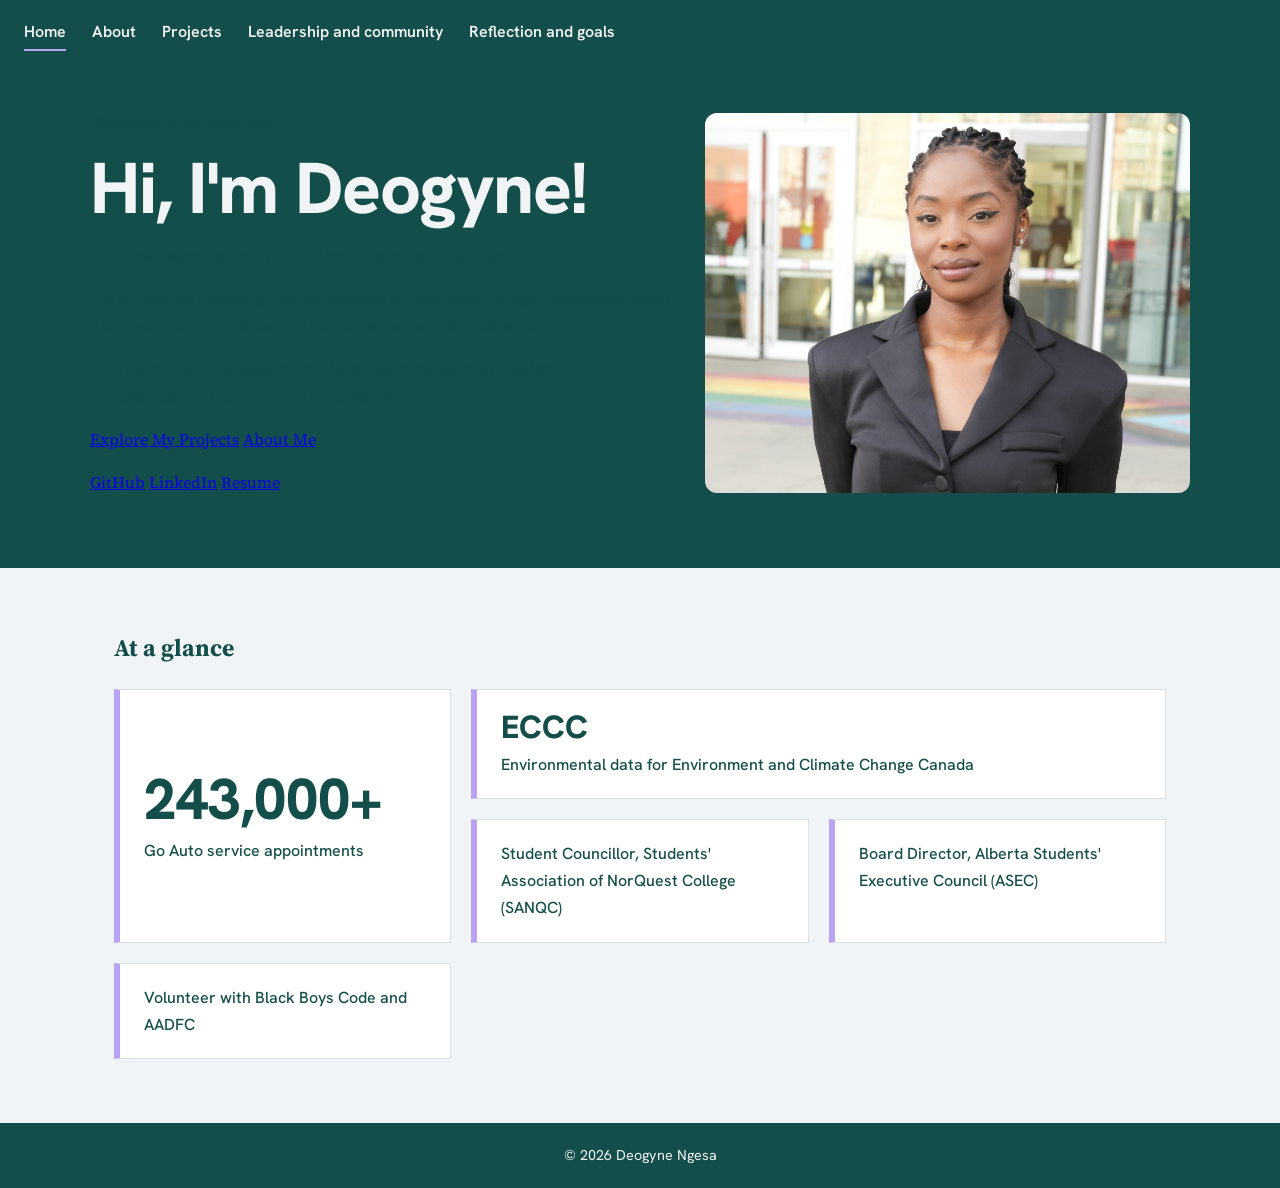
<file: index.html>
<!DOCTYPE html>
<html lang="en">
<head>
  <meta charset="UTF-8">
  <meta name="viewport" content="width=device-width, initial-scale=1">
  <title>Deogyne Ngesa | Machine Learning Analyst Student</title>
  <link rel="stylesheet" href="style.css">
</head>
<body>

<nav>
  <a href="index.html" aria-current="page">Home</a>
  <a href="about.html">About</a>
  <a href="projects.html">Projects</a>
  <a href="leadership.html">Leadership and community</a>
  <a href="reflection.html">Reflection and goals</a>
</nav>

<header class="band">
  <div class="hero">
    <div class="hero-text">
      <p class="eyebrow">Welcome to my portfolio</p>
      <h1>Hi, I'm Deogyne!</h1>
      <p class="subtitle">Machine Learning Analyst Student | Aspiring Data Scientist</p>
      <p class="intro">I'm a Machine Learning Analyst student at NorQuest College, passionate about data, technology, and using AI to solve real-world problems.</p>
      <p class="intro">This portfolio showcases my projects, learning journey, leadership experiences, and community involvement.</p>
      <div class="cta">
        <a class="btn btn-primary" href="projects.html">Explore My Projects</a>
        <a class="btn btn-outline" href="about.html">About Me</a>
      </div>
      <p class="social">
        <a href="https://github.com/dngesa">GitHub</a>
        <a href="https://www.linkedin.com/in/deogyne-ngesa-44828a342/">LinkedIn</a>
        <a href="DeogyneNgesa_resume.pdf" target="_blank" rel="noopener">Resume</a>
      </p>
    </div>
    <img src="DeogyneNgesa_headshot.jpg" alt="Portrait of Deogyne Ngesa" onerror="this.style.display='none'">
  </div>
</header>

<main>
  <section class="glance" aria-labelledby="glance-h">
    <h2 id="glance-h">At a glance</h2>
    <div class="facts">
      <a class="fact big" href="projects.html"><b>243,000+</b>Go Auto service appointments</a>
      <a class="fact wide" href="projects.html"><b>ECCC</b>Environmental data for Environment and Climate Change Canada</a>
      <a class="fact" href="leadership.html">Student Councillor, Students' Association of NorQuest College (SANQC)</a>
      <a class="fact" href="leadership.html">Board Director, Alberta Students' Executive Council (ASEC)</a>
      <a class="fact" href="leadership.html">Volunteer with Black Boys Code and AADFC</a>
    </div>
  </section>
</main>

<footer>&copy; 2026 Deogyne Ngesa</footer>

</body>
</html>
</file>
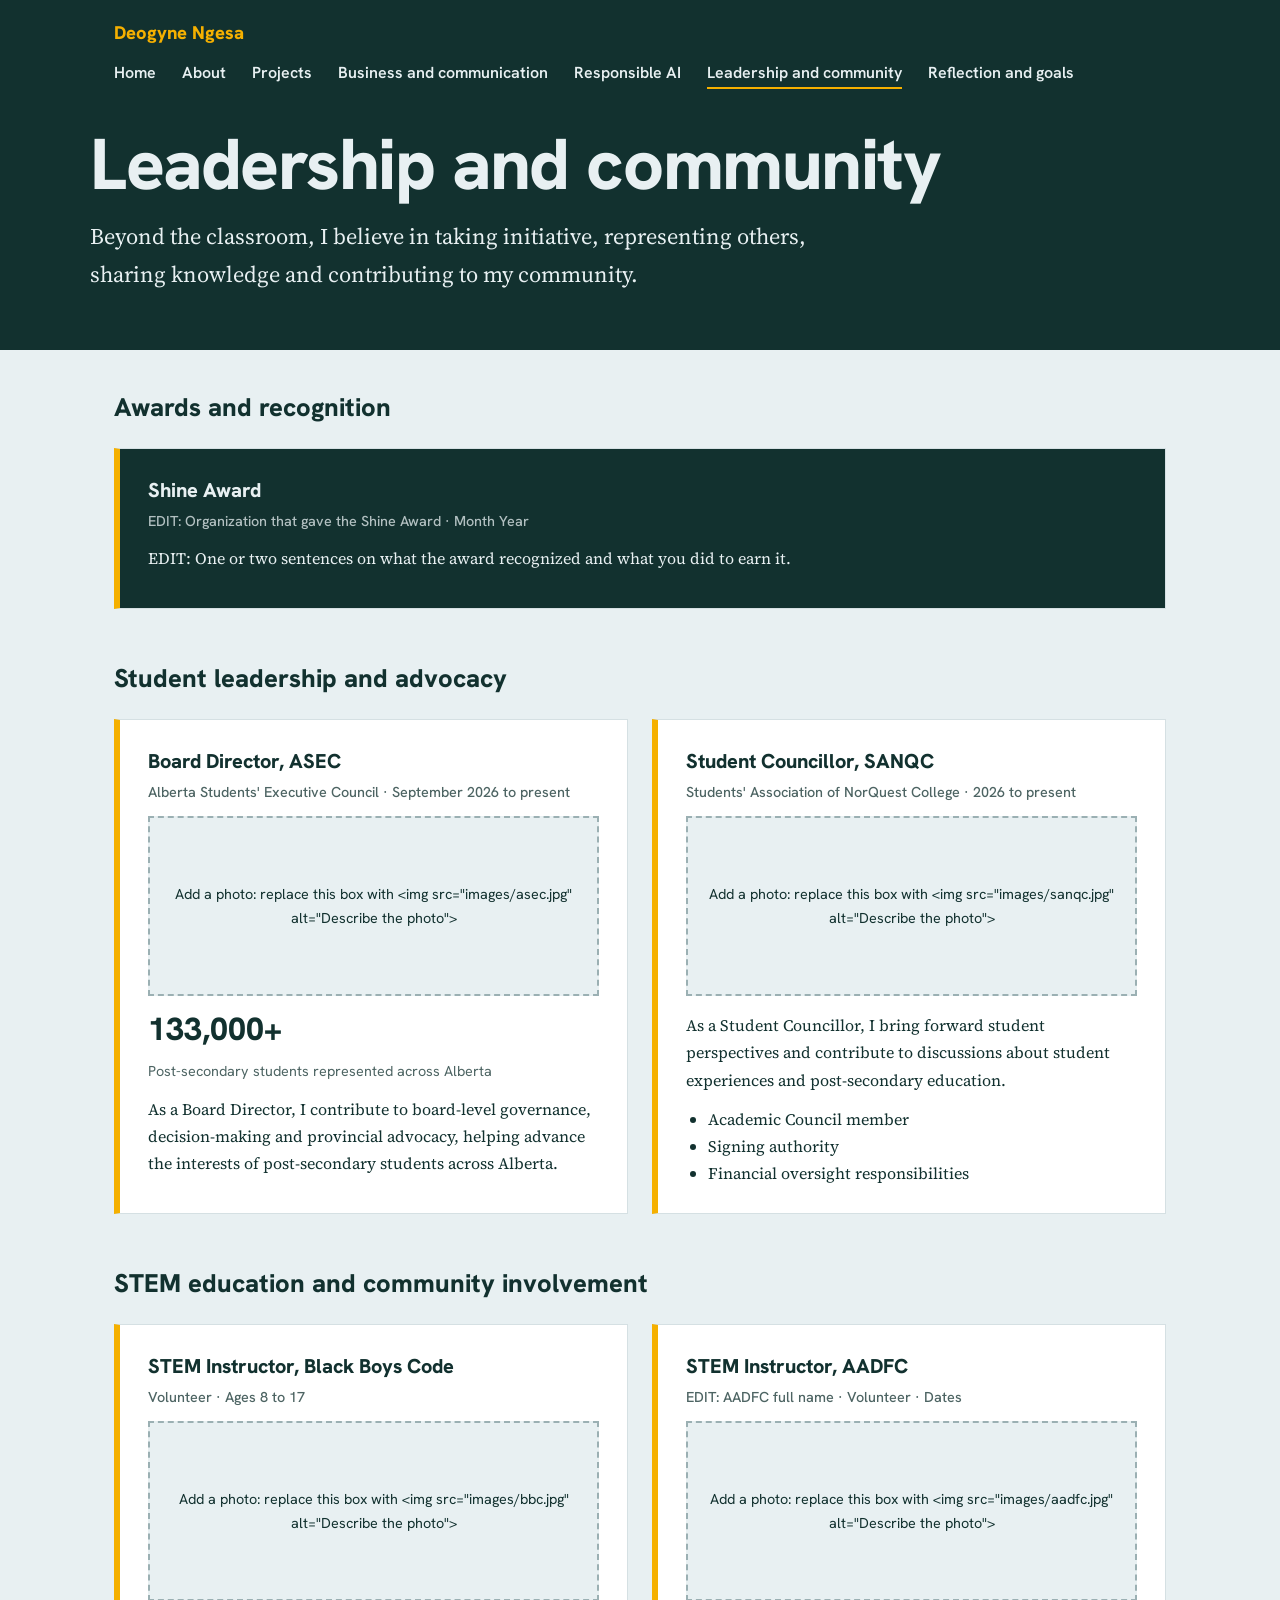
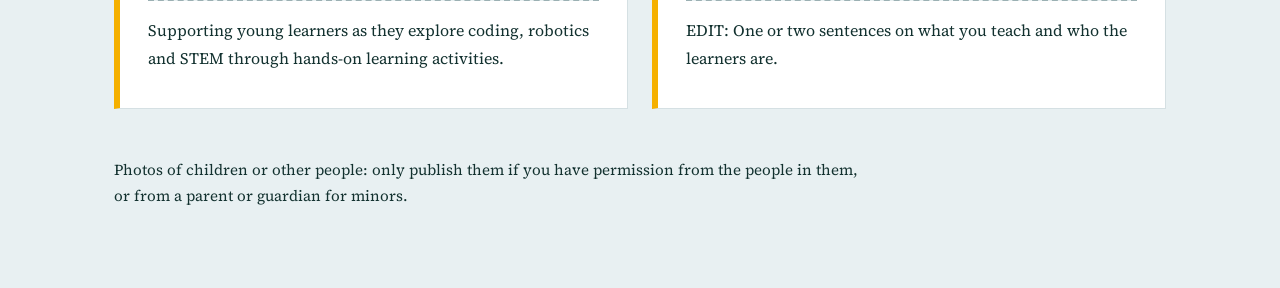
<file: leadership.html>
<!DOCTYPE html>
<html lang="en">
<head>
<meta charset="UTF-8">
<meta name="viewport" content="width=device-width, initial-scale=1">
<title>Leadership and community | Deogyne Ngesa</title>
<link rel="preconnect" href="https://fonts.googleapis.com">
<link rel="preconnect" href="https://fonts.gstatic.com" crossorigin>
<link href="https://fonts.googleapis.com/css2?family=Hanken+Grotesk:wght@500;600;800&family=Source+Serif+4:wght@400;500&display=swap" rel="stylesheet">
<style>
  :root {
    --green: #12312f;
    --gold: #f5b000;
    --mist: #e8f0f2;
    --card: #ffffff;
    --ink: #12312f;
    --line: #d5e0e3;
    --sans: "Hanken Grotesk", system-ui, -apple-system, "Segoe UI", sans-serif;
    --serif: "Source Serif 4", Georgia, "Times New Roman", serif;
  }
  * { box-sizing: border-box; }
  body { margin: 0; background: var(--mist); color: var(--ink); font-family: var(--serif); line-height: 1.7; }

  .site-header { background: var(--green); }
  .nav { max-width: 1100px; margin: 0 auto; padding: 18px 24px; display: flex; flex-wrap: wrap; gap: 10px 28px; align-items: center; justify-content: space-between; }
  .brand { font-family: var(--sans); font-weight: 800; font-size: 1.15rem; color: var(--gold); text-decoration: none; }
  .nav ul { list-style: none; display: flex; flex-wrap: wrap; gap: 8px 26px; margin: 0; padding: 0; }
  .nav a.link { font-family: var(--sans); font-weight: 600; color: var(--mist); text-decoration: none; padding-bottom: 4px; border-bottom: 2px solid transparent; }
  .nav a.link:hover { border-bottom-color: rgba(245,176,0,.6); }
  .nav a.link[aria-current="page"] { border-bottom-color: var(--gold); }

  .hero { background: var(--green); padding: 24px 24px 56px; }
  .hero-inner { max-width: 1100px; margin: 0 auto; }
  .hero h1 { font-family: var(--sans); font-weight: 800; font-size: clamp(2.4rem, 7vw, 4.5rem); line-height: 1.02; letter-spacing: -0.02em; color: var(--mist); margin: 0 0 16px; }
  .hero p { font-size: clamp(1.1rem, 2.4vw, 1.4rem); color: var(--mist); margin: 0; max-width: 34em; }

  main { max-width: 1100px; margin: 0 auto; padding: 36px 24px 64px; }
  .group { margin-bottom: 48px; }
  .group > h2 { font-family: var(--sans); font-weight: 800; font-size: 1.6rem; margin: 0 0 18px; }
  .cards { display: grid; gap: 24px; grid-template-columns: repeat(auto-fit, minmax(320px, 1fr)); }

  .card { background: var(--card); border: 1px solid var(--line); border-left: 6px solid var(--gold); padding: 24px 28px; }
  .card h3 { font-family: var(--sans); font-weight: 800; font-size: 1.25rem; margin: 0 0 2px; }
  .meta { font-family: var(--sans); font-weight: 500; font-size: .9rem; margin: 0 0 14px; opacity: .75; }
  .card p { margin: 0 0 12px; }
  .card ul { margin: 0; padding-left: 22px; }
  .stat { font-family: var(--sans); font-weight: 800; font-size: 2rem; line-height: 1.1; margin: 0; }
  .stat-label { font-family: var(--sans); font-size: .9rem; margin: 0 0 14px; opacity: .75; }

  .photo-slot { display: grid; place-items: center; min-height: 180px; margin-bottom: 16px; background: var(--mist); border: 2px dashed #9bb0b3; font-family: var(--sans); font-size: .9rem; text-align: center; padding: 12px; }
  .card img { display: block; width: 100%; height: auto; margin-bottom: 16px; }

  .award { background: var(--green); color: var(--mist); border-left-color: var(--gold); }
  .award .meta { color: var(--mist); }

  .note { max-width: 760px; font-size: .95rem; }

  @media (max-width: 600px) { .card { padding: 20px; } .cards { grid-template-columns: 1fr; } }
</style>
</head>
<body>

<header class="site-header">
  <nav class="nav" aria-label="Main">
    <a class="brand" href="index.html">Deogyne Ngesa</a>
    <ul>
      <li><a class="link" href="index.html">Home</a></li>
      <li><a class="link" href="about.html">About</a></li>
      <li><a class="link" href="projects.html">Projects</a></li>
      <li><a class="link" href="business.html">Business and communication</a></li>
      <li><a class="link" href="responsible-ai.html">Responsible AI</a></li>
      <li><a class="link" href="leadership.html" aria-current="page">Leadership and community</a></li>
      <li><a class="link" href="reflection.html">Reflection and goals</a></li>
    </ul>
  </nav>
</header>

<section class="hero">
  <div class="hero-inner">
    <h1>Leadership and community</h1>
    <p>Beyond the classroom, I believe in taking initiative, representing others, sharing knowledge and contributing to my community.</p>
  </div>
</section>

<main>

  <section class="group" aria-labelledby="awards-h">
    <h2 id="awards-h">Awards and recognition</h2>
    <div class="cards">
      <article class="card award">
        <h3>Shine Award</h3>
        <p class="meta">EDIT: Organization that gave the Shine Award &middot; Month Year</p>
        <p>EDIT: One or two sentences on what the award recognized and what you did to earn it.</p>
      </article>
    </div>
  </section>

  <section class="group" aria-labelledby="lead-h">
    <h2 id="lead-h">Student leadership and advocacy</h2>
    <div class="cards">

      <article class="card">
        <h3>Board Director, ASEC</h3>
        <p class="meta">Alberta Students' Executive Council &middot; September 2026 to present</p>
        <div class="photo-slot">Add a photo: replace this box with &lt;img src="images/asec.jpg" alt="Describe the photo"&gt;</div>
        <p class="stat">133,000+</p>
        <p class="stat-label">Post-secondary students represented across Alberta</p>
        <p>As a Board Director, I contribute to board-level governance, decision-making and provincial advocacy, helping advance the interests of post-secondary students across Alberta.</p>
      </article>

      <article class="card">
        <h3>Student Councillor, SANQC</h3>
        <p class="meta">Students' Association of NorQuest College &middot; 2026 to present</p>
        <div class="photo-slot">Add a photo: replace this box with &lt;img src="images/sanqc.jpg" alt="Describe the photo"&gt;</div>
        <p>As a Student Councillor, I bring forward student perspectives and contribute to discussions about student experiences and post-secondary education.</p>
        <ul>
          <li>Academic Council member</li>
          <li>Signing authority</li>
          <li>Financial oversight responsibilities</li>
        </ul>
      </article>

    </div>
  </section>

  <section class="group" aria-labelledby="stem-h">
    <h2 id="stem-h">STEM education and community involvement</h2>
    <div class="cards">

      <article class="card">
        <h3>STEM Instructor, Black Boys Code</h3>
        <p class="meta">Volunteer &middot; Ages 8 to 17</p>
        <div class="photo-slot">Add a photo: replace this box with &lt;img src="images/bbc.jpg" alt="Describe the photo"&gt;</div>
        <p>Supporting young learners as they explore coding, robotics and STEM through hands-on learning activities.</p>
      </article>

      <article class="card">
        <h3>STEM Instructor, AADFC</h3>
        <p class="meta">EDIT: AADFC full name &middot; Volunteer &middot; Dates</p>
        <div class="photo-slot">Add a photo: replace this box with &lt;img src="images/aadfc.jpg" alt="Describe the photo"&gt;</div>
        <p>EDIT: One or two sentences on what you teach and who the learners are.</p>
      </article>

    </div>
  </section>

  <p class="note">Photos of children or other people: only publish them if you have permission from the people in them, or from a parent or guardian for minors.</p>

</main>
</body>
</html>
</file>
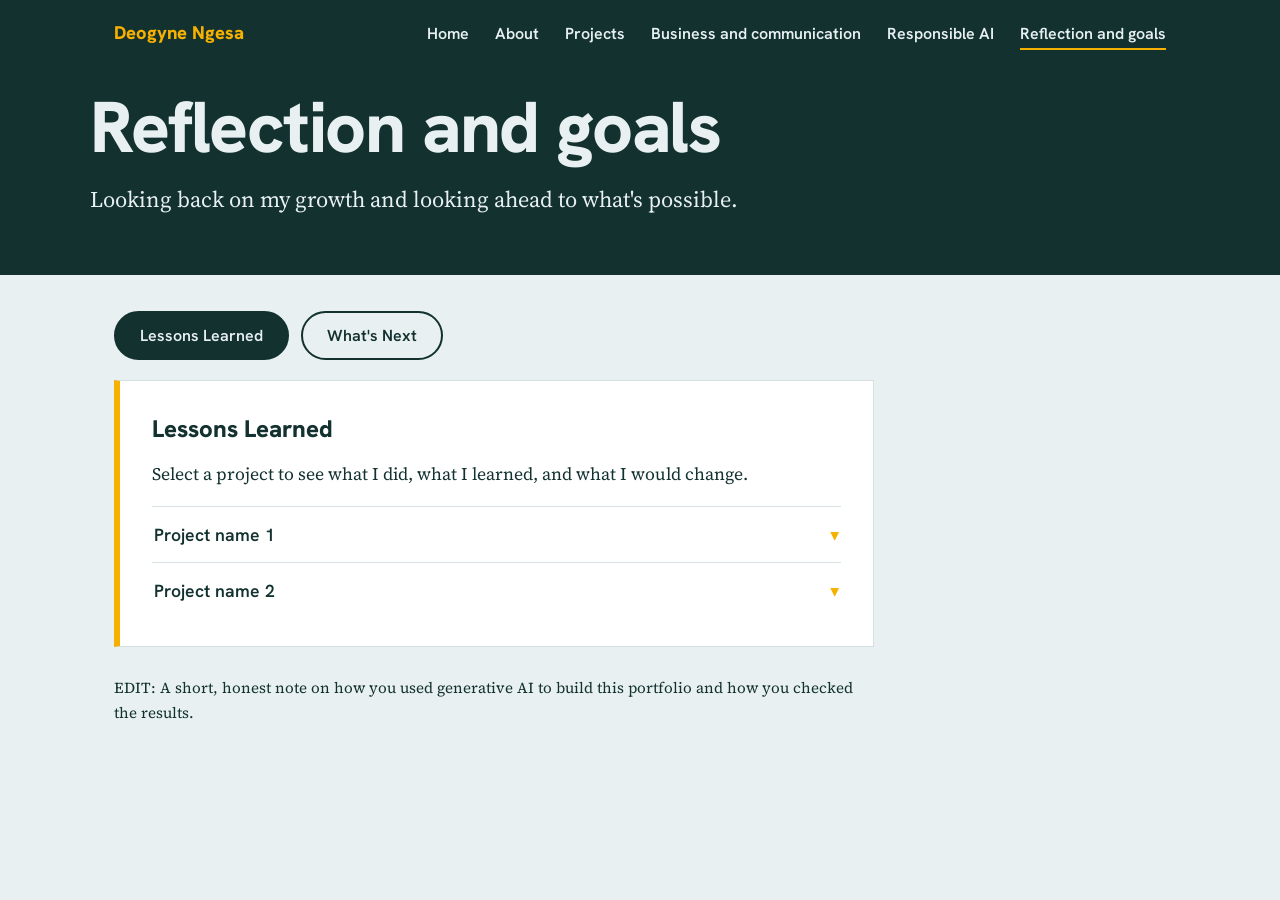
<file: reflection.html>
<!DOCTYPE html>
<html lang="en">
<head>
<meta charset="UTF-8">
<meta name="viewport" content="width=device-width, initial-scale=1">
<title>Reflection and goals | Deogyne Ngesa</title>
<link rel="preconnect" href="https://fonts.googleapis.com">
<link rel="preconnect" href="https://fonts.gstatic.com" crossorigin>
<link href="https://fonts.googleapis.com/css2?family=Hanken+Grotesk:wght@500;600;800&family=Source+Serif+4:wght@400;500&display=swap" rel="stylesheet">
<style>
  :root {
    --green: #12312f;
    --gold: #f5b000;
    --mist: #e8f0f2;
    --card: #ffffff;
    --ink: #12312f;
    --sans: "Hanken Grotesk", system-ui, -apple-system, "Segoe UI", sans-serif;
    --serif: "Source Serif 4", Georgia, "Times New Roman", serif;
  }
  * { box-sizing: border-box; }
  body { margin: 0; background: var(--mist); color: var(--ink); font-family: var(--serif); line-height: 1.7; }

  /* Header + nav */
  .site-header { background: var(--green); }
  .nav { max-width: 1100px; margin: 0 auto; padding: 18px 24px; display: flex; flex-wrap: wrap; gap: 10px 28px; align-items: center; justify-content: space-between; }
  .brand { font-family: var(--sans); font-weight: 800; font-size: 1.15rem; color: var(--gold); text-decoration: none; }
  .nav ul { list-style: none; display: flex; flex-wrap: wrap; gap: 8px 26px; margin: 0; padding: 0; }
  .nav a.link { font-family: var(--sans); font-weight: 600; color: var(--mist); text-decoration: none; padding-bottom: 4px; border-bottom: 2px solid transparent; }
  .nav a.link:hover { border-bottom-color: rgba(245,176,0,.6); }
  .nav a.link[aria-current="page"] { border-bottom-color: var(--gold); }

  /* Hero band */
  .hero { background: var(--green); padding: 24px 24px 56px; }
  .hero-inner { max-width: 1100px; margin: 0 auto; }
  .hero h1 { font-family: var(--sans); font-weight: 800; font-size: clamp(2.4rem, 7vw, 4.5rem); line-height: 1.02; letter-spacing: -0.02em; color: var(--mist); margin: 0 0 16px; }
  .hero p { font-size: clamp(1.1rem, 2.4vw, 1.4rem); color: var(--mist); margin: 0; max-width: 34em; }

  /* Content */
  main { max-width: 1100px; margin: 0 auto; padding: 36px 24px 64px; }
  .tabs { display: flex; flex-wrap: wrap; gap: 12px; margin-bottom: 20px; }
  .tab {
    font-family: var(--sans); font-weight: 600; font-size: 1rem;
    padding: 12px 24px; border-radius: 999px;
    border: 2px solid var(--green); background: transparent; color: var(--green);
    cursor: pointer; transition: background .2s, color .2s;
  }
  .tab:hover { background: rgba(18,49,47,.08); }
  .tab[aria-selected="true"] { background: var(--green); color: var(--mist); }
  .tab:focus-visible, .acc-btn:focus-visible { outline: 3px solid var(--gold); outline-offset: 3px; }

  .panel[hidden] { display: none; }
  .card { background: var(--card); border: 1px solid #d5e0e3; border-left: 6px solid var(--gold); padding: 28px 32px; max-width: 760px; }
  .card h2 { font-family: var(--sans); font-weight: 800; font-size: 1.5rem; margin: 0 0 10px; }
  .card > p { margin: 0 0 16px; font-size: 1.1rem; }
  ul.next { padding-left: 22px; margin: 0; font-size: 1.1rem; }
  ul.next li { margin-bottom: 8px; }

  /* Accordion */
  .acc-item { border-top: 1px solid #d5e0e3; }
  .acc-btn { width: 100%; display: flex; justify-content: space-between; align-items: center; padding: 16px 2px; background: none; border: 0; color: var(--ink); font-family: var(--sans); font-weight: 600; font-size: 1.1rem; text-align: left; cursor: pointer; }
  .acc-btn .chev { color: var(--gold); transition: transform .2s; }
  .acc-btn[aria-expanded="true"] .chev { transform: rotate(180deg); }
  .acc-body { padding: 0 2px 18px; }
  .acc-body[hidden] { display: none; }
  .acc-body h3 { font-family: var(--sans); font-weight: 600; font-size: .95rem; margin: 14px 0 2px; }
  .acc-body p { margin: 0; }

  .ai-note { max-width: 760px; margin-top: 28px; font-size: .95rem; }

  @media (max-width: 600px) { .card { padding: 22px 20px; } }
  @media (prefers-reduced-motion: reduce) { .tab, .acc-btn .chev { transition: none; } }
</style>
</head>
<body>

<header class="site-header">
  <nav class="nav" aria-label="Main">
    <a class="brand" href="index.html">Deogyne Ngesa</a>
    <ul>
      <li><a class="link" href="index.html">Home</a></li>
      <li><a class="link" href="about.html">About</a></li>
      <li><a class="link" href="projects.html">Projects</a></li>
      <li><a class="link" href="business.html">Business and communication</a></li>
      <li><a class="link" href="responsible-ai.html">Responsible AI</a></li>
      <li><a class="link" href="reflection.html" aria-current="page">Reflection and goals</a></li>
    </ul>
  </nav>
</header>

<section class="hero">
  <div class="hero-inner">
    <h1>Reflection and goals</h1>
    <p>Looking back on my growth and looking ahead to what's possible.</p>
  </div>
</section>

<main>
  <div class="tabs" role="tablist" aria-label="Reflection sections">
    <button class="tab" role="tab" id="tab-lessons" aria-controls="panel-lessons" aria-selected="true">Lessons Learned</button>
    <button class="tab" role="tab" id="tab-next" aria-controls="panel-next" aria-selected="false" tabindex="-1">What's Next</button>
  </div>

  <!-- LESSONS LEARNED -->
  <section class="panel card" id="panel-lessons" role="tabpanel" aria-labelledby="tab-lessons">
    <h2>Lessons Learned</h2>
    <p>Select a project to see what I did, what I learned, and what I would change.</p>

    <!-- Copy this whole acc-item block for each project -->
    <div class="acc-item">
      <button class="acc-btn" aria-expanded="false" aria-controls="acc-1">
        Project name 1 <span class="chev" aria-hidden="true">&#9662;</span>
      </button>
      <div class="acc-body" id="acc-1" hidden>
        <h3>What I did</h3>
        <p>EDIT: Describe your own contribution in one or two sentences.</p>
        <h3>What I learned</h3>
        <p>EDIT: One specific lesson, technical or otherwise.</p>
        <h3>What I would improve</h3>
        <p>EDIT: One concrete change you'd make next time.</p>
      </div>
    </div>

    <div class="acc-item">
      <button class="acc-btn" aria-expanded="false" aria-controls="acc-2">
        Project name 2 <span class="chev" aria-hidden="true">&#9662;</span>
      </button>
      <div class="acc-body" id="acc-2" hidden>
        <h3>What I did</h3>
        <p>EDIT</p>
        <h3>What I learned</h3>
        <p>EDIT</p>
        <h3>What I would improve</h3>
        <p>EDIT</p>
      </div>
    </div>
  </section>

  <!-- WHAT'S NEXT -->
  <section class="panel card" id="panel-next" role="tabpanel" aria-labelledby="tab-next" hidden>
    <h2>What's Next</h2>
    <p>Looking ahead at the skills I want to develop and the career I'm working towards.</p>
    <ul class="next">
      <li>Strengthening my Python, SQL and machine learning skills</li>
      <li>Gaining industry experience through a co-op</li>
      <li>Exploring responsible AI and explainable machine learning</li>
      <li>Working towards becoming a data scientist</li>
    </ul>
  </section>

  <!-- Optional: move to your footer if you prefer -->
  <p class="ai-note">EDIT: A short, honest note on how you used generative AI to build this portfolio and how you checked the results.</p>
</main>

<script>
  // Tabs (click + arrow keys)
  const tabs = Array.from(document.querySelectorAll('.tab'));
  function selectTab(tab) {
    tabs.forEach(t => {
      const on = t === tab;
      t.setAttribute('aria-selected', on);
      t.tabIndex = on ? 0 : -1;
      document.getElementById(t.getAttribute('aria-controls')).hidden = !on;
    });
  }
  tabs.forEach((tab, i) => {
    tab.addEventListener('click', () => selectTab(tab));
    tab.addEventListener('keydown', e => {
      if (e.key !== 'ArrowRight' && e.key !== 'ArrowLeft') return;
      const next = tabs[(i + (e.key === 'ArrowRight' ? 1 : tabs.length - 1)) % tabs.length];
      selectTab(next);
      next.focus();
    });
  });

  // Accordion
  document.querySelectorAll('.acc-btn').forEach(btn => {
    btn.addEventListener('click', () => {
      const open = btn.getAttribute('aria-expanded') === 'true';
      btn.setAttribute('aria-expanded', !open);
      document.getElementById(btn.getAttribute('aria-controls')).hidden = open;
    });
  });
</script>
</body>
</html>
</file>
<file: style.css>
@import url("https://fonts.googleapis.com/css2?family=Hanken+Grotesk:wght@500;600;800&family=Source+Serif+4:wght@400;500&display=swap");

/* ===== CHANGE YOUR COLOURS HERE ===== */
:root {
  --dark:   #134e4a;  /* nav, hero band, footer, headings */
  --accent: #b9a3f5;  /* lavender: underlines, card edges, buttons */
  --light:  #f1f4f7;  /* page background and text on dark */
  --card:   #ffffff;  /* card background */
  --line:   #d8e0e6;  /* thin borders */
  --sans:   "Hanken Grotesk", system-ui, -apple-system, "Segoe UI", sans-serif;
  --serif:  "Source Serif 4", Georgia, "Times New Roman", serif;
}
/* ===================================== */

* { box-sizing: border-box; }
body { margin: 0; background: var(--light); color: var(--dark); font-family: var(--serif); line-height: 1.7; }

/* Nav */
nav { background: var(--dark); display: flex; flex-wrap: wrap; gap: 8px 26px; padding: 18px 24px; }
nav a { font-family: var(--sans); font-weight: 600; color: var(--light); text-decoration: none; padding-bottom: 4px; border-bottom: 2px solid transparent; }
nav a:hover { border-bottom-color: rgba(185,163,245,.7); }
nav a[aria-current="page"] { border-bottom-color: var(--accent); }

/* Hero band */
.band { background: var(--dark); padding: 24px 24px 56px; }
.hero { max-width: 1100px; margin: 0 auto; display: grid; grid-template-columns: 1.2fr 1fr; gap: 32px; align-items: center; }
.hero h1 { font-family: var(--sans); font-weight: 800; font-size: clamp(2.4rem, 7vw, 4.5rem); line-height: 1.02; letter-spacing: -0.02em; color: var(--light); margin: 0 0 16px; }
.tagline { font-size: clamp(1.1rem, 2.4vw, 1.4rem); color: var(--light); margin: 0 0 8px; }
.location { color: var(--light); opacity: .8; margin: 0 0 16px; }
.links { display: flex; flex-wrap: wrap; gap: 12px; margin: 0; }
.links a { font-family: var(--sans); font-weight: 600; color: var(--dark); background: var(--accent); text-decoration: none; padding: 8px 18px; border-radius: 999px; }
.links a:hover { filter: brightness(1.08); }
.hero img { width: 100%; max-height: 380px; object-fit: cover; border-radius: 12px; }

/* Main content */
main { max-width: 1100px; margin: 0 auto; padding: 40px 24px 24px; }

/* Fact cards */
.facts { display: grid; grid-template-columns: repeat(3, 1fr); grid-auto-flow: dense; gap: 20px; }
.fact { display: block; background: var(--card); border: 1px solid var(--line); border-left: 6px solid var(--accent); padding: 20px 24px; color: var(--dark); text-decoration: none; font-family: var(--sans); font-weight: 500; }
.fact:hover { border-color: var(--dark); border-left-color: var(--accent); }
.fact b { display: block; font-weight: 800; font-size: 2rem; line-height: 1.1; margin-bottom: 6px; }
.fact.big { grid-row: span 2; display: flex; flex-direction: column; justify-content: center; }
.fact.big b { font-size: clamp(2.4rem, 5vw, 3.6rem); }
.fact.wide { grid-column: span 2; }

/* Links to other pages */
.next { margin-top: 32px; }
.next p { margin: 0 0 8px; }
.next a { font-family: var(--sans); font-weight: 600; color: var(--dark); text-decoration-color: var(--accent); text-decoration-thickness: 3px; text-underline-offset: 4px; }
.next a:hover { background: var(--accent); }

/* Footer */
footer { background: var(--dark); color: var(--light); text-align: center; padding: 20px 24px; margin-top: 40px; font-family: var(--sans); font-size: .9rem; }

/* Keyboard focus */
a:focus-visible { outline: 3px solid var(--accent); outline-offset: 3px; }

/* Small screens */
@media (max-width: 800px) {
  .hero { grid-template-columns: 1fr; }
  .facts { grid-template-columns: 1fr; }
  .fact.big, .fact.wide { grid-row: auto; grid-column: auto; }
}
</file>
